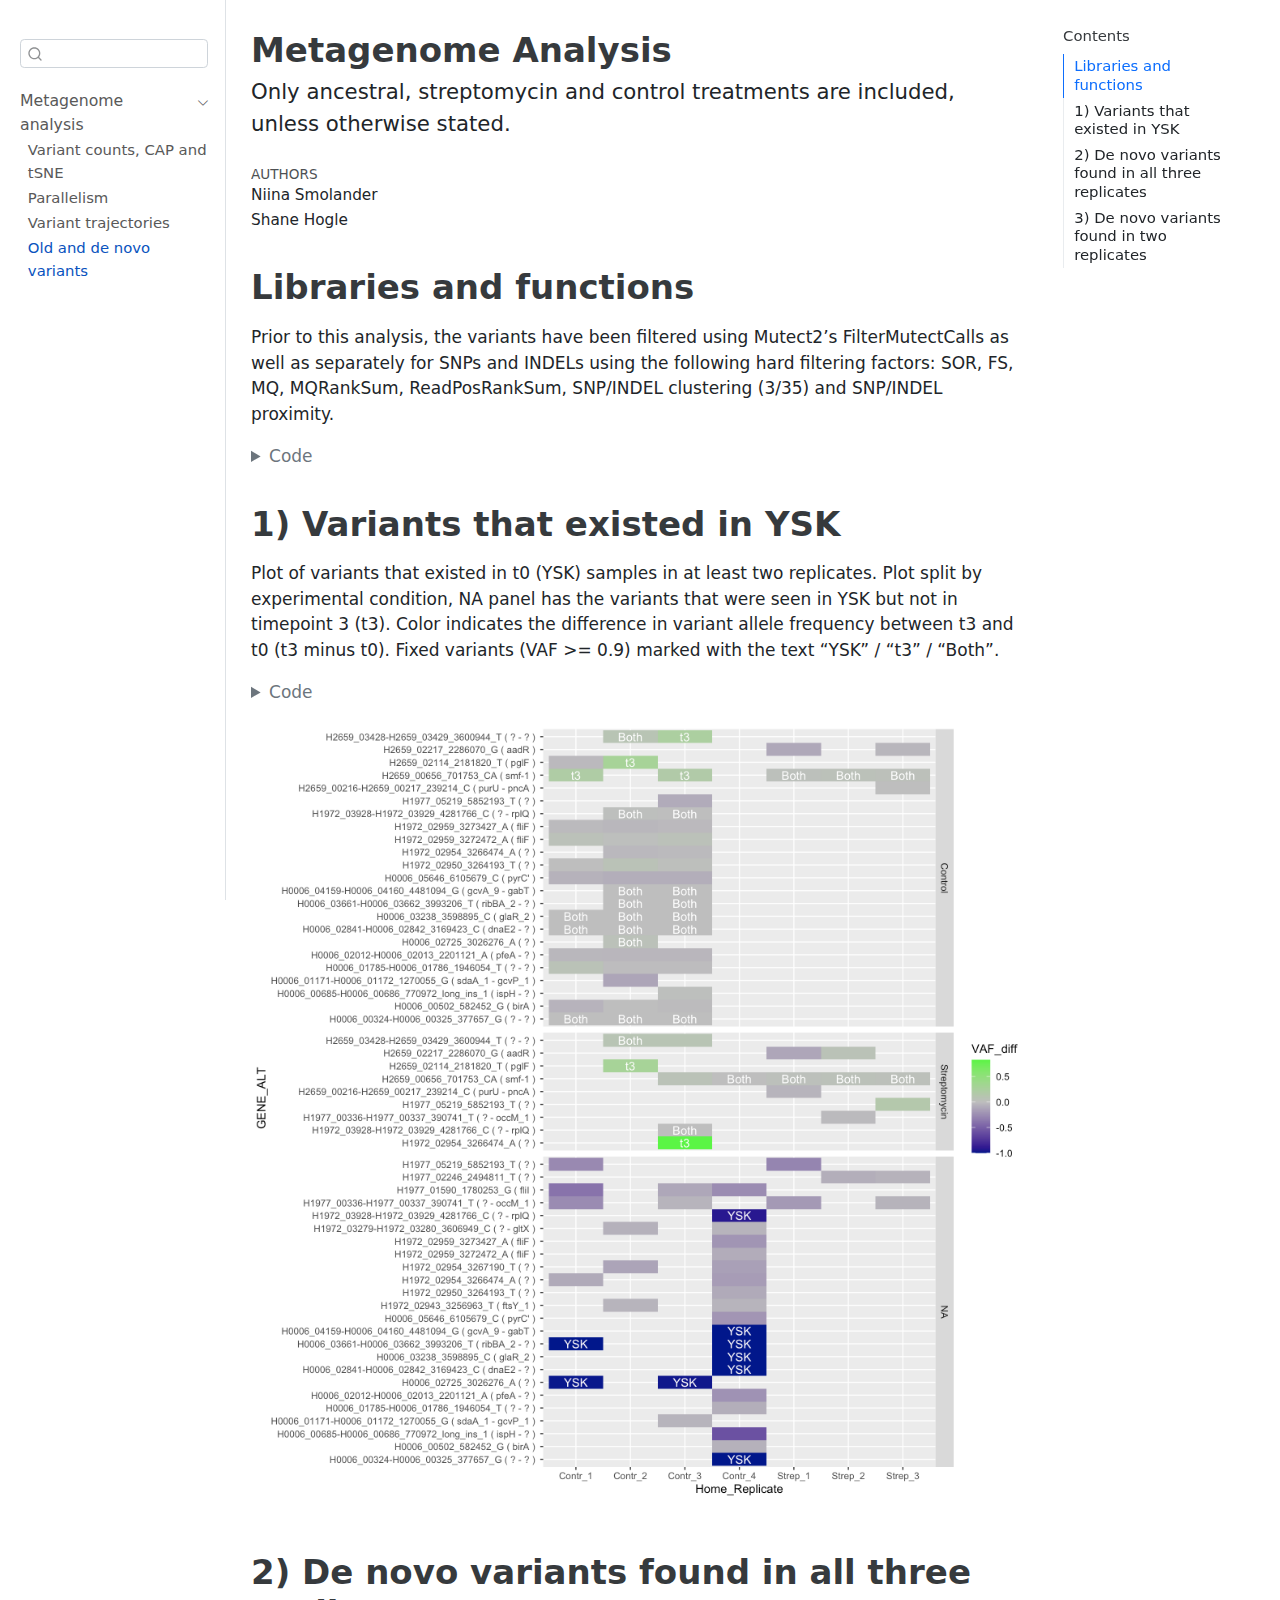
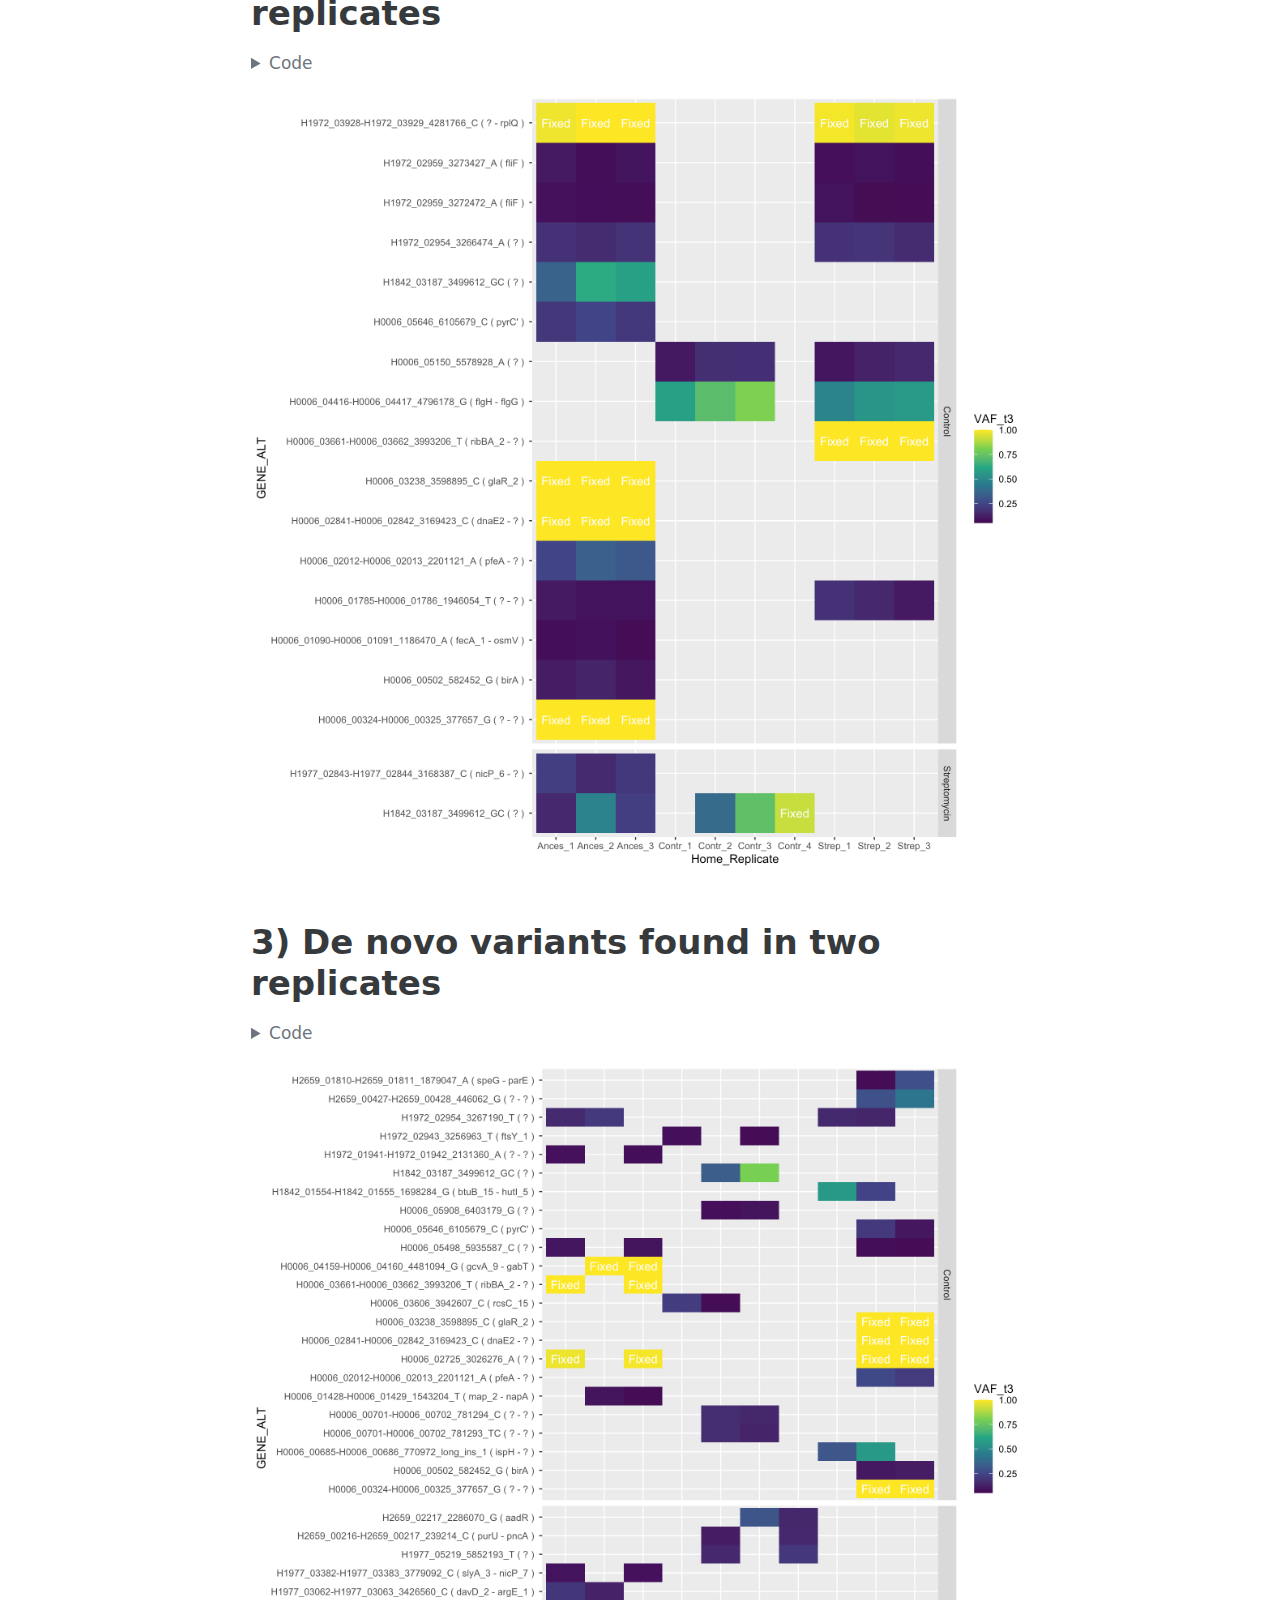
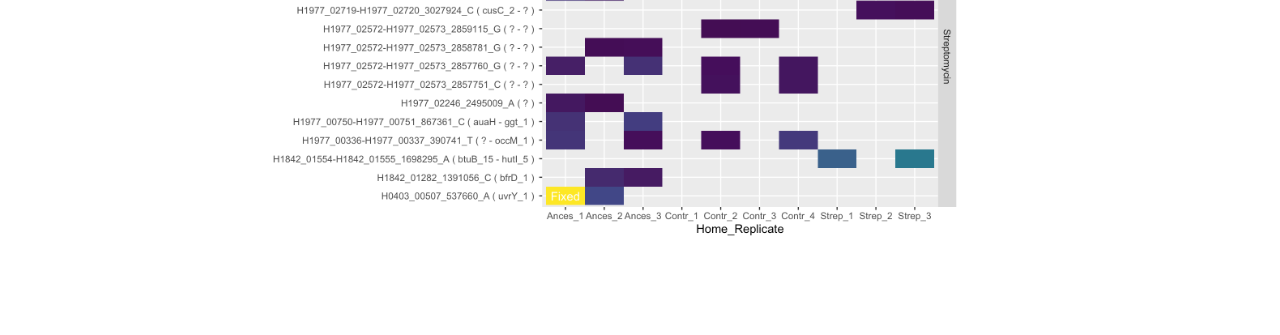
<file: docs/index.html>
<html xmlns="http://www.w3.org/1999/xhtml">    
  <head>      
    <title>Redirect to Analysis3.html</title>      
    <meta http-equiv="refresh" content="0;URL='Analysis3.html'" />    
  </head>    
  <body> 
  </body>  
</html>
</file>
